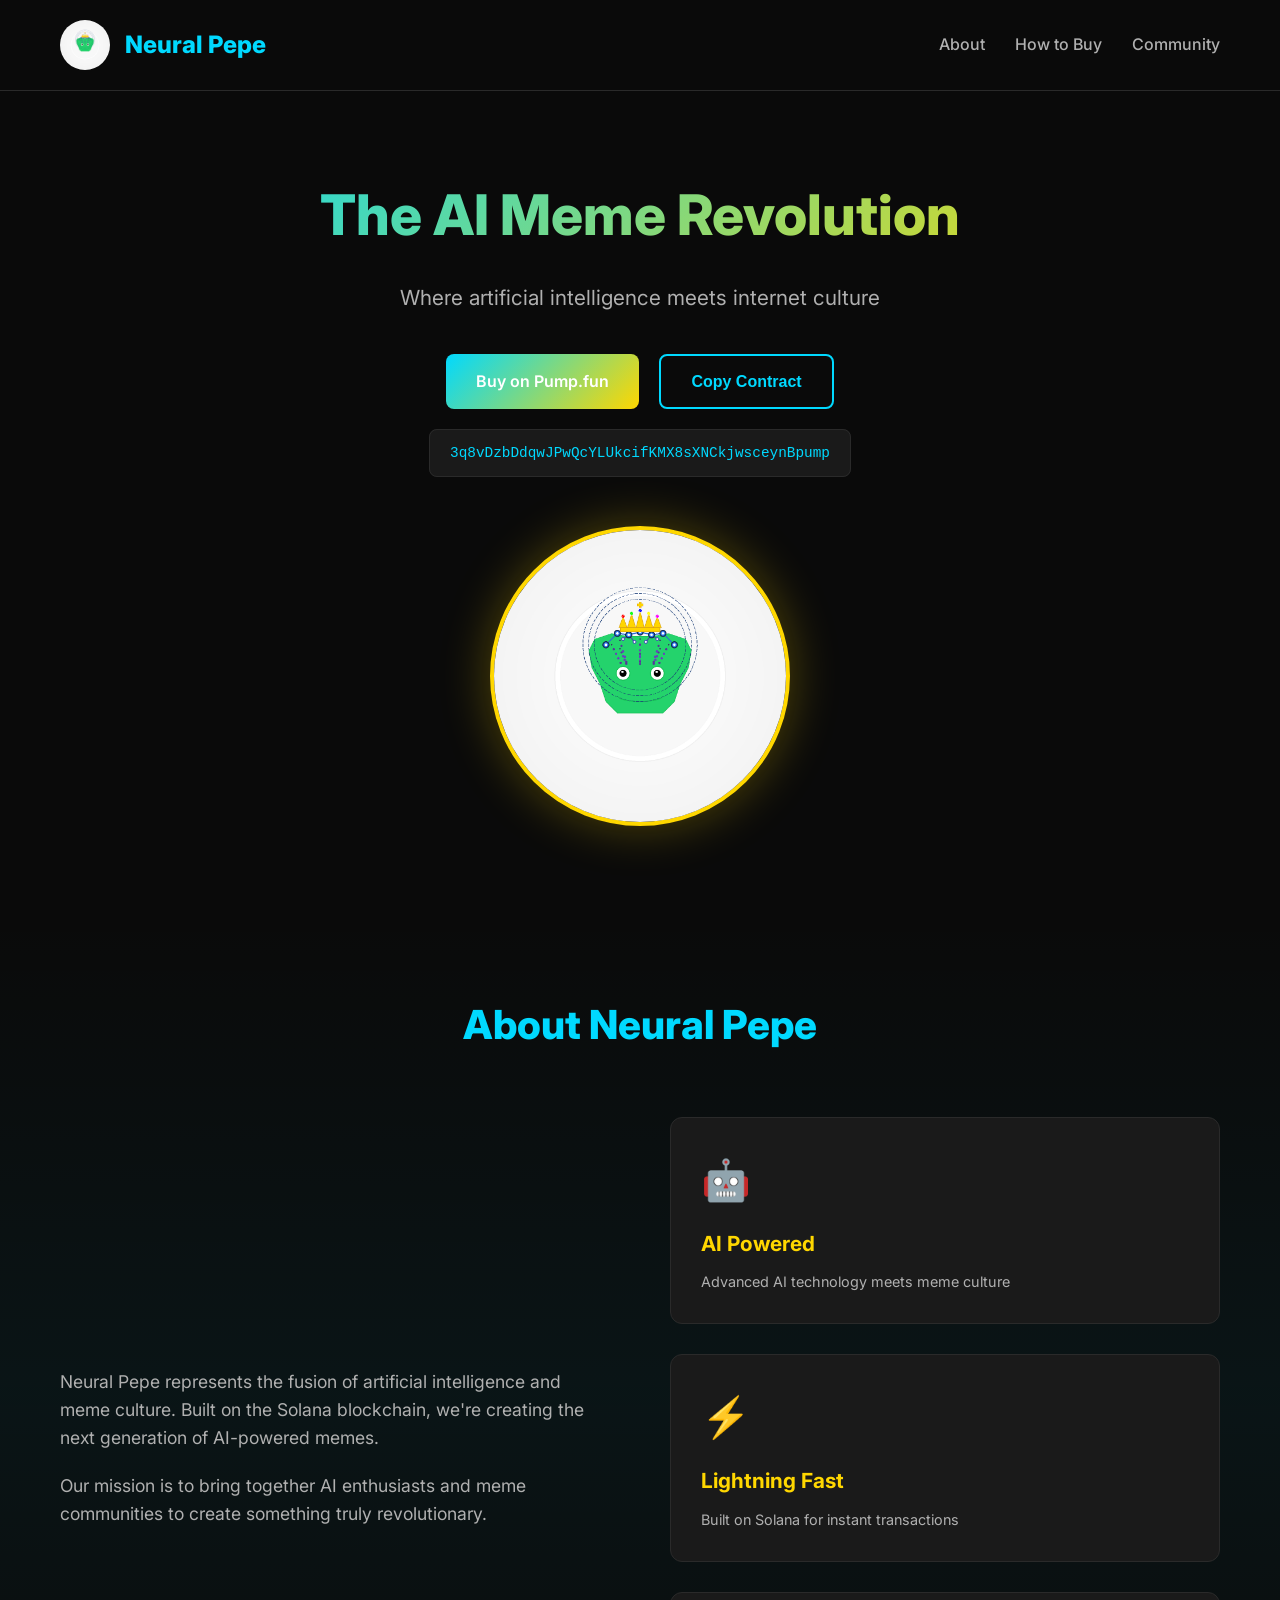
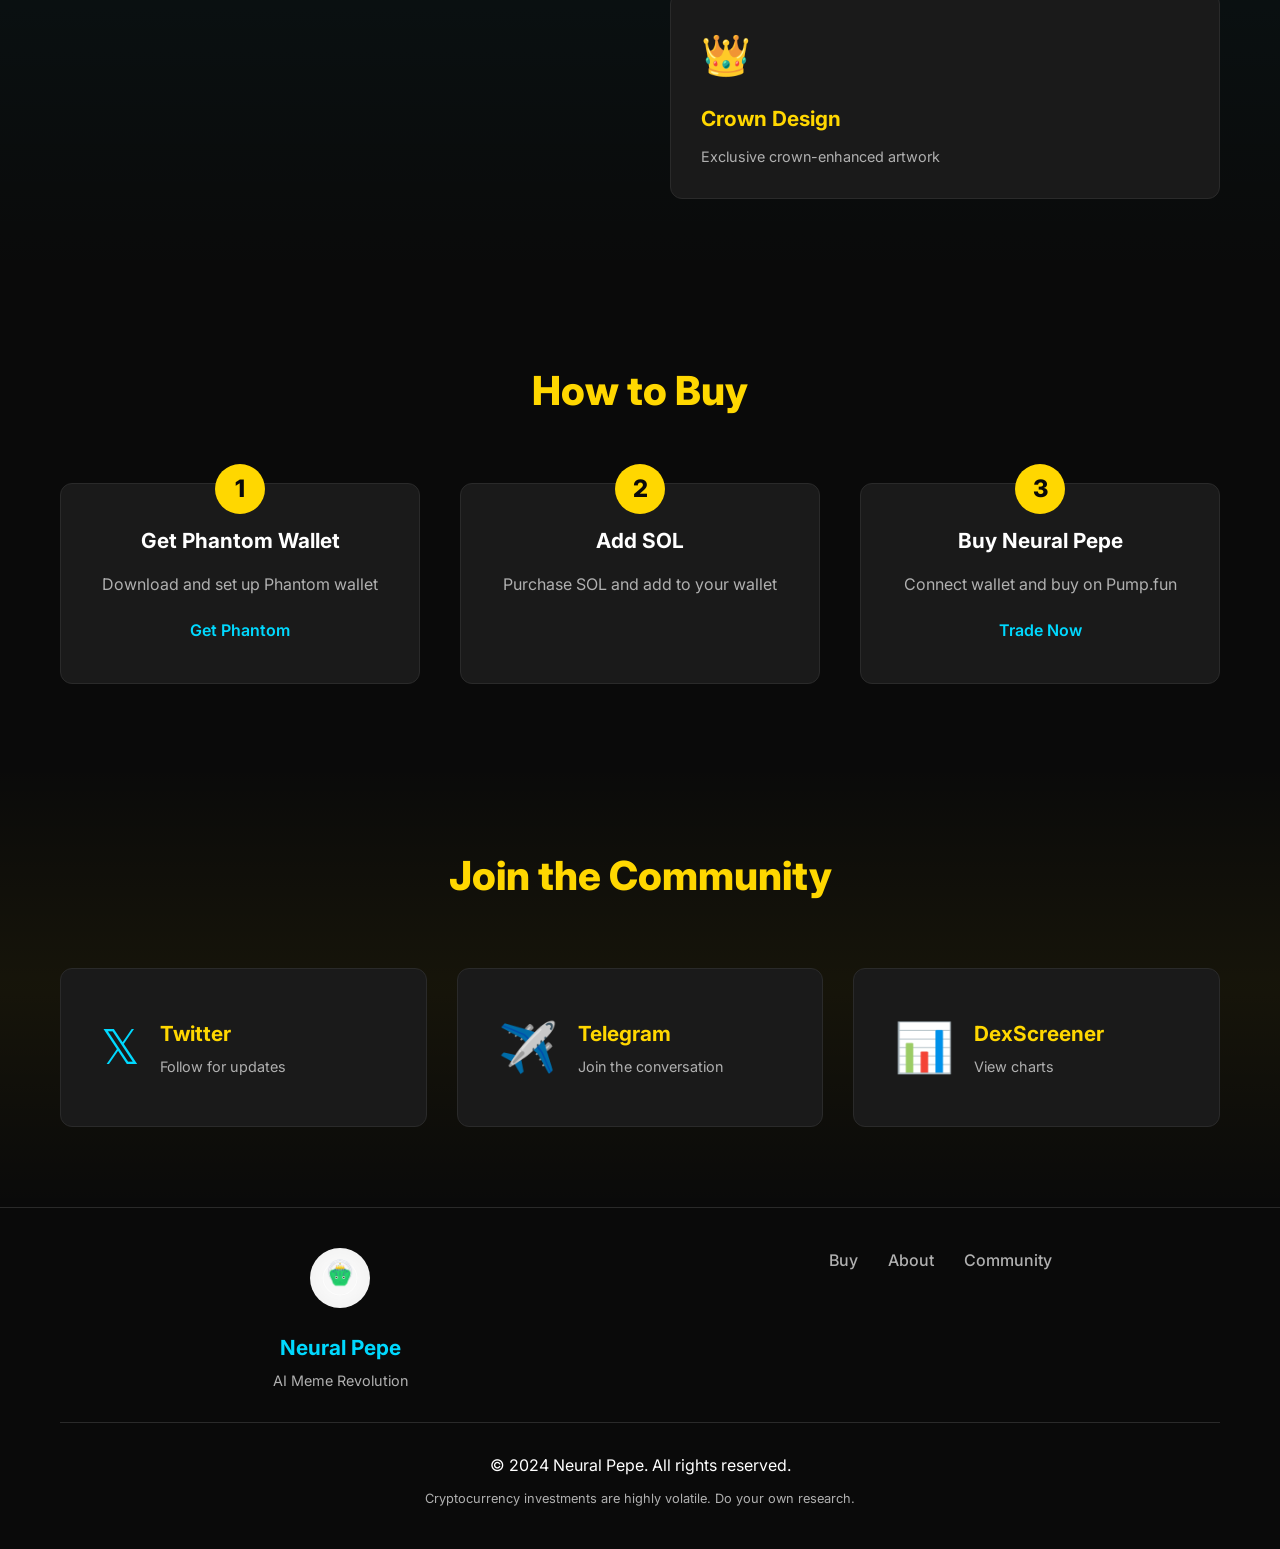
<file: index.html>
<!DOCTYPE html>
<html lang="en">
<head>
    <meta charset="UTF-8">
    <meta name="viewport" content="width=device-width, initial-scale=1.0">
    <title>Neural Pepe | AI Meme Coin</title>
    <meta name="description" content="Neural Pepe - The AI-powered meme coin on Solana">
    <link rel="stylesheet" href="styles-simple.css">
    <link href="https://fonts.googleapis.com/css2?family=Inter:wght@400;600;800&display=swap" rel="stylesheet">
</head>
<body>
    <!-- Header -->
    <header class="header">
        <div class="container">
            <div class="logo">
                <img src="modern_ai_pepe.png" alt="Neural Pepe">
                <h1>Neural Pepe</h1>
            </div>
            <nav class="nav">
                <a href="#about">About</a>
                <a href="#how">How to Buy</a>
                <a href="#community">Community</a>
            </nav>
        </div>
    </header>

    <!-- Hero Section -->
    <section class="hero">
        <div class="container">
            <div class="hero-content">
                <h2>The AI Meme Revolution</h2>
                <p>Where artificial intelligence meets internet culture</p>
                <div class="hero-buttons">
                    <a href="https://pump.fun/bonding/3q8vDzbDdqwJPwQcYLUkcifKMX8sXNCkjwsceynBpump" target="_blank" class="btn-primary">Buy on Pump.fun</a>
                    <button class="btn-secondary" id="copyBtn">Copy Contract</button>
                </div>
                <div class="contract">
                    <code id="contractAddress">3q8vDzbDdqwJPwQcYLUkcifKMX8sXNCkjwsceynBpump</code>
                </div>
            </div>
            <div class="hero-image">
                <img src="modern_ai_pepe_1024.png" alt="Neural Pepe">
            </div>
        </div>
    </section>

    <!-- About Section -->
    <section id="about" class="about">
        <div class="container">
            <h2>About Neural Pepe</h2>
            <div class="about-content">
                <div class="about-text">
                    <p>Neural Pepe represents the fusion of artificial intelligence and meme culture. Built on the Solana blockchain, we're creating the next generation of AI-powered memes.</p>
                    <p>Our mission is to bring together AI enthusiasts and meme communities to create something truly revolutionary.</p>
                </div>
                <div class="about-features">
                    <div class="feature">
                        <span class="feature-icon">🤖</span>
                        <h3>AI Powered</h3>
                        <p>Advanced AI technology meets meme culture</p>
                    </div>
                    <div class="feature">
                        <span class="feature-icon">⚡</span>
                        <h3>Lightning Fast</h3>
                        <p>Built on Solana for instant transactions</p>
                    </div>
                    <div class="feature">
                        <span class="feature-icon">👑</span>
                        <h3>Crown Design</h3>
                        <p>Exclusive crown-enhanced artwork</p>
                    </div>
                </div>
            </div>
        </div>
    </section>

    <!-- How to Buy Section -->
    <section id="how" class="how-to-buy">
        <div class="container">
            <h2>How to Buy</h2>
            <div class="steps">
                <div class="step">
                    <div class="step-number">1</div>
                    <div class="step-content">
                        <h3>Get Phantom Wallet</h3>
                        <p>Download and set up Phantom wallet</p>
                        <a href="https://phantom.app/" target="_blank">Get Phantom</a>
                    </div>
                </div>
                <div class="step">
                    <div class="step-number">2</div>
                    <div class="step-content">
                        <h3>Add SOL</h3>
                        <p>Purchase SOL and add to your wallet</p>
                    </div>
                </div>
                <div class="step">
                    <div class="step-number">3</div>
                    <div class="step-content">
                        <h3>Buy Neural Pepe</h3>
                        <p>Connect wallet and buy on Pump.fun</p>
                        <a href="https://pump.fun/bonding/3q8vDzbDdqwJPwQcYLUkcifKMX8sXNCkjwsceynBpump" target="_blank">Trade Now</a>
                    </div>
                </div>
            </div>
        </div>
    </section>

    <!-- Community Section -->
    <section id="community" class="community">
        <div class="container">
            <h2>Join the Community</h2>
            <div class="community-links">
                <a href="#" class="community-link">
                    <span class="community-icon">𝕏</span>
                    <div class="community-info">
                        <h3>Twitter</h3>
                        <p>Follow for updates</p>
                    </div>
                </a>
                <a href="https://t.me/NeuralPepeAILatest" target="_blank" class="community-link">
                    <span class="community-icon">✈️</span>
                    <div class="community-info">
                        <h3>Telegram</h3>
                        <p>Join the conversation</p>
                    </div>
                </a>
                <a href="https://dexscreener.com/solana/3q8vDzbDdqwJPwQcYLUkcifKMX8sXNCkjwsceynBpump" target="_blank" class="community-link">
                    <span class="community-icon">📊</span>
                    <div class="community-info">
                        <h3>DexScreener</h3>
                        <p>View charts</p>
                    </div>
                </a>
            </div>
        </div>
    </section>

    <!-- Footer -->
    <footer class="footer">
        <div class="container">
            <div class="footer-content">
                <div class="footer-logo">
                    <img src="modern_ai_pepe.png" alt="Neural Pepe">
                    <h3>Neural Pepe</h3>
                    <p>AI Meme Revolution</p>
                </div>
                <div class="footer-links">
                    <a href="https://pump.fun/bonding/3q8vDzbDdqwJPwQcYLUkcifKMX8sXNCkjwsceynBpump" target="_blank">Buy</a>
                    <a href="#about">About</a>
                    <a href="#community">Community</a>
                </div>
            </div>
            <div class="footer-bottom">
                <p>&copy; 2024 Neural Pepe. All rights reserved.</p>
                <p class="disclaimer">Cryptocurrency investments are highly volatile. Do your own research.</p>
            </div>
        </div>
    </footer>

    <script src="script-simple.js"></script>
</body>
</html>
</file>
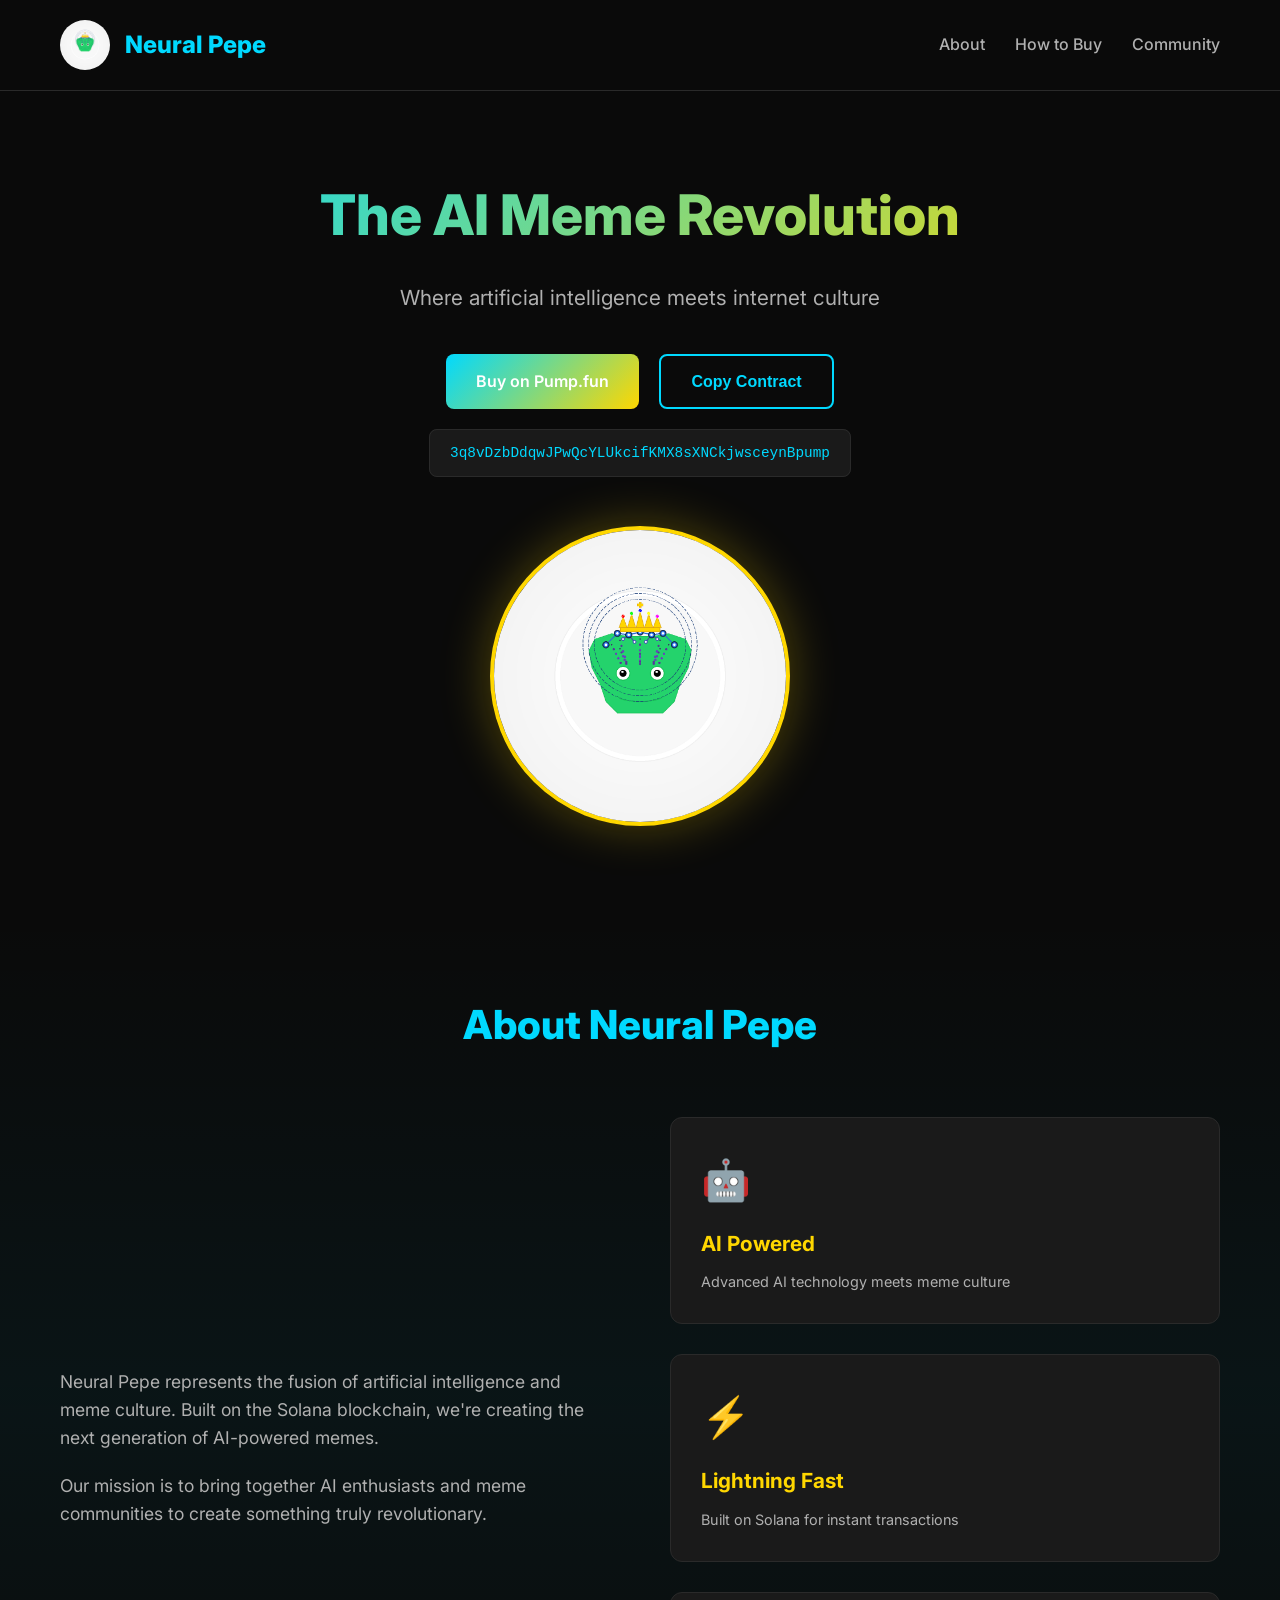
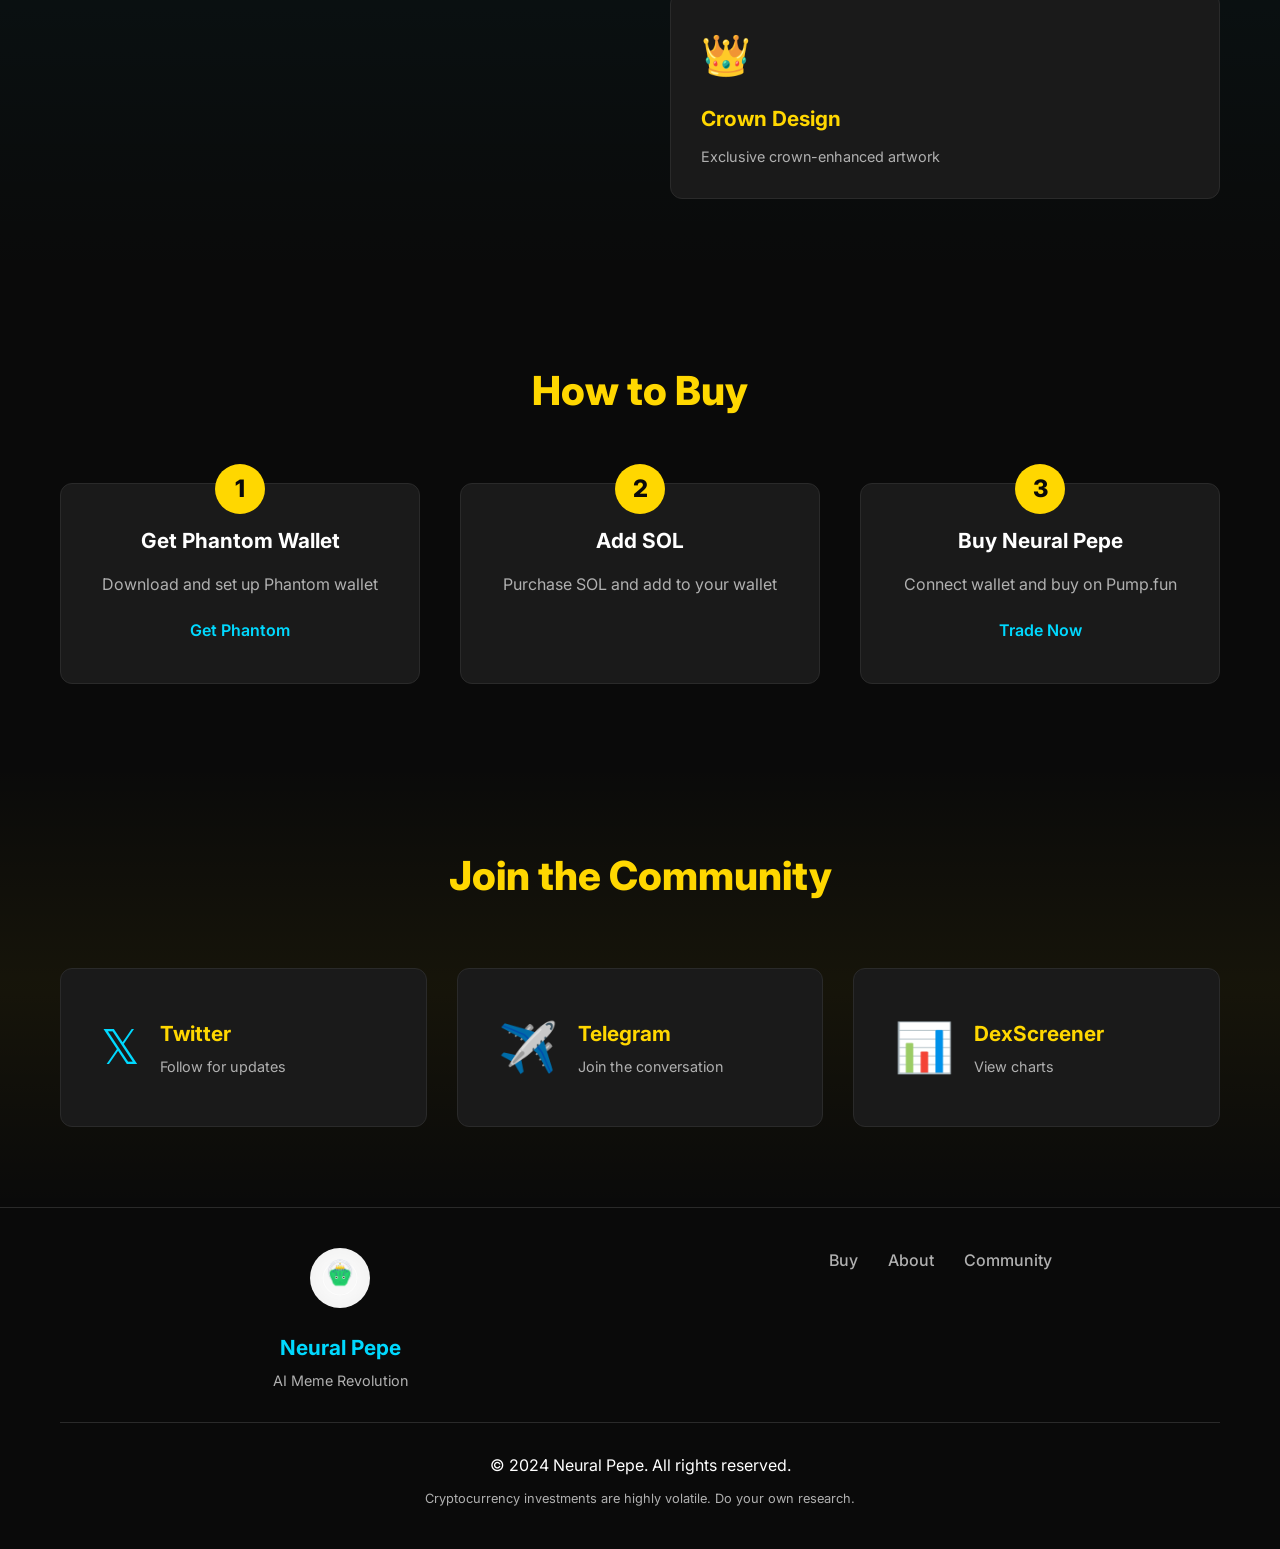
<file: index-simple.html>
<!DOCTYPE html>
<html lang="en">
<head>
    <meta charset="UTF-8">
    <meta name="viewport" content="width=device-width, initial-scale=1.0">
    <title>Neural Pepe | AI Meme Coin</title>
    <meta name="description" content="Neural Pepe - The AI-powered meme coin on Solana">
    <link rel="stylesheet" href="styles-simple.css">
    <link href="https://fonts.googleapis.com/css2?family=Inter:wght@400;600;800&display=swap" rel="stylesheet">
</head>
<body>
    <!-- Header -->
    <header class="header">
        <div class="container">
            <div class="logo">
                <img src="modern_ai_pepe.png" alt="Neural Pepe">
                <h1>Neural Pepe</h1>
            </div>
            <nav class="nav">
                <a href="#about">About</a>
                <a href="#how">How to Buy</a>
                <a href="#community">Community</a>
            </nav>
        </div>
    </header>

    <!-- Hero Section -->
    <section class="hero">
        <div class="container">
            <div class="hero-content">
                <h2>The AI Meme Revolution</h2>
                <p>Where artificial intelligence meets internet culture</p>
                <div class="hero-buttons">
                    <a href="https://pump.fun/bonding/3q8vDzbDdqwJPwQcYLUkcifKMX8sXNCkjwsceynBpump" target="_blank" class="btn-primary">Buy on Pump.fun</a>
                    <button class="btn-secondary" id="copyBtn">Copy Contract</button>
                </div>
                <div class="contract">
                    <code id="contractAddress">3q8vDzbDdqwJPwQcYLUkcifKMX8sXNCkjwsceynBpump</code>
                </div>
            </div>
            <div class="hero-image">
                <img src="modern_ai_pepe_1024.png" alt="Neural Pepe">
            </div>
        </div>
    </section>

    <!-- About Section -->
    <section id="about" class="about">
        <div class="container">
            <h2>About Neural Pepe</h2>
            <div class="about-content">
                <div class="about-text">
                    <p>Neural Pepe represents the fusion of artificial intelligence and meme culture. Built on the Solana blockchain, we're creating the next generation of AI-powered memes.</p>
                    <p>Our mission is to bring together AI enthusiasts and meme communities to create something truly revolutionary.</p>
                </div>
                <div class="about-features">
                    <div class="feature">
                        <span class="feature-icon">🤖</span>
                        <h3>AI Powered</h3>
                        <p>Advanced AI technology meets meme culture</p>
                    </div>
                    <div class="feature">
                        <span class="feature-icon">⚡</span>
                        <h3>Lightning Fast</h3>
                        <p>Built on Solana for instant transactions</p>
                    </div>
                    <div class="feature">
                        <span class="feature-icon">👑</span>
                        <h3>Crown Design</h3>
                        <p>Exclusive crown-enhanced artwork</p>
                    </div>
                </div>
            </div>
        </div>
    </section>

    <!-- How to Buy Section -->
    <section id="how" class="how-to-buy">
        <div class="container">
            <h2>How to Buy</h2>
            <div class="steps">
                <div class="step">
                    <div class="step-number">1</div>
                    <div class="step-content">
                        <h3>Get Phantom Wallet</h3>
                        <p>Download and set up Phantom wallet</p>
                        <a href="https://phantom.app/" target="_blank">Get Phantom</a>
                    </div>
                </div>
                <div class="step">
                    <div class="step-number">2</div>
                    <div class="step-content">
                        <h3>Add SOL</h3>
                        <p>Purchase SOL and add to your wallet</p>
                    </div>
                </div>
                <div class="step">
                    <div class="step-number">3</div>
                    <div class="step-content">
                        <h3>Buy Neural Pepe</h3>
                        <p>Connect wallet and buy on Pump.fun</p>
                        <a href="https://pump.fun/bonding/3q8vDzbDdqwJPwQcYLUkcifKMX8sXNCkjwsceynBpump" target="_blank">Trade Now</a>
                    </div>
                </div>
            </div>
        </div>
    </section>

    <!-- Community Section -->
    <section id="community" class="community">
        <div class="container">
            <h2>Join the Community</h2>
            <div class="community-links">
                <a href="#" class="community-link">
                    <span class="community-icon">𝕏</span>
                    <div class="community-info">
                        <h3>Twitter</h3>
                        <p>Follow for updates</p>
                    </div>
                </a>
                <a href="#" class="community-link">
                    <span class="community-icon">✈️</span>
                    <div class="community-info">
                        <h3>Telegram</h3>
                        <p>Join the conversation</p>
                    </div>
                </a>
                <a href="https://dexscreener.com/solana/3q8vDzbDdqwJPwQcYLUkcifKMX8sXNCkjwsceynBpump" target="_blank" class="community-link">
                    <span class="community-icon">📊</span>
                    <div class="community-info">
                        <h3>DexScreener</h3>
                        <p>View charts</p>
                    </div>
                </a>
            </div>
        </div>
    </section>

    <!-- Footer -->
    <footer class="footer">
        <div class="container">
            <div class="footer-content">
                <div class="footer-logo">
                    <img src="modern_ai_pepe.png" alt="Neural Pepe">
                    <h3>Neural Pepe</h3>
                    <p>AI Meme Revolution</p>
                </div>
                <div class="footer-links">
                    <a href="https://pump.fun/bonding/3q8vDzbDdqwJPwQcYLUkcifKMX8sXNCkjwsceynBpump" target="_blank">Buy</a>
                    <a href="#about">About</a>
                    <a href="#community">Community</a>
                </div>
            </div>
            <div class="footer-bottom">
                <p>&copy; 2024 Neural Pepe. All rights reserved.</p>
                <p class="disclaimer">Cryptocurrency investments are highly volatile. Do your own research.</p>
            </div>
        </div>
    </footer>

    <script src="script-simple.js"></script>
</body>
</html>
</file>
<file: styles-simple.css>
/* Simple Neural Pepe Styles - Inspired by Pepe/Shiba sites */

* {
    margin: 0;
    padding: 0;
    box-sizing: border-box;
}

:root {
    --primary-color: #00D9FF;
    --secondary-color: #FFD700;
    --dark-bg: #0a0a0a;
    --card-bg: #1a1a1a;
    --text-primary: #ffffff;
    --text-secondary: #b0b0b0;
}

body {
    font-family: 'Inter', sans-serif;
    background: var(--dark-bg);
    color: var(--text-primary);
    line-height: 1.6;
}

.container {
    max-width: 1200px;
    margin: 0 auto;
    padding: 0 20px;
}

/* Header */
.header {
    padding: 20px 0;
    border-bottom: 1px solid #2a2a2a;
}

.header .container {
    display: flex;
    justify-content: space-between;
    align-items: center;
}

.logo {
    display: flex;
    align-items: center;
    gap: 15px;
}

.logo img {
    width: 50px;
    height: 50px;
    border-radius: 50%;
}

.logo h1 {
    font-size: 1.5rem;
    font-weight: 800;
    color: var(--primary-color);
}

.nav {
    display: flex;
    gap: 30px;
}

.nav a {
    color: var(--text-secondary);
    text-decoration: none;
    font-weight: 500;
    transition: color 0.3s ease;
}

.nav a:hover {
    color: var(--primary-color);
}

/* Hero Section */
.hero {
    padding: 80px 0;
    text-align: center;
}

.hero-content {
    margin-bottom: 60px;
}

.hero h2 {
    font-size: 3.5rem;
    font-weight: 800;
    margin-bottom: 20px;
    background: linear-gradient(135deg, var(--primary-color), var(--secondary-color));
    -webkit-background-clip: text;
    -webkit-text-fill-color: transparent;
    background-clip: text;
}

.hero p {
    font-size: 1.3rem;
    color: var(--text-secondary);
    margin-bottom: 40px;
}

.hero-buttons {
    display: flex;
    gap: 20px;
    justify-content: center;
    margin-bottom: 30px;
}

.btn-primary, .btn-secondary {
    padding: 15px 30px;
    border-radius: 8px;
    font-weight: 600;
    text-decoration: none;
    transition: all 0.3s ease;
    border: none;
    cursor: pointer;
    font-size: 1rem;
}

.btn-primary {
    background: linear-gradient(135deg, var(--primary-color), var(--secondary-color));
    color: white;
}

.btn-primary:hover {
    transform: translateY(-2px);
    box-shadow: 0 10px 30px rgba(0, 217, 255, 0.3);
}

.btn-secondary {
    background: transparent;
    color: var(--primary-color);
    border: 2px solid var(--primary-color);
}

.btn-secondary:hover {
    background: var(--primary-color);
    color: white;
}

.contract {
    margin-top: 20px;
}

.contract code {
    background: var(--card-bg);
    padding: 15px 20px;
    border-radius: 8px;
    font-family: 'Courier New', monospace;
    font-size: 0.9rem;
    color: var(--primary-color);
    border: 1px solid #2a2a2a;
}

.hero-image {
    margin-top: 60px;
}

.hero-image img {
    max-width: 300px;
    height: auto;
    border-radius: 50%;
    border: 4px solid var(--secondary-color);
    box-shadow: 0 0 50px rgba(255, 215, 0, 0.3);
}

/* About Section */
.about {
    padding: 80px 0;
    background: linear-gradient(180deg, transparent 0%, rgba(0, 217, 255, 0.05) 50%, transparent 100%);
}

.about h2 {
    text-align: center;
    font-size: 2.5rem;
    font-weight: 800;
    margin-bottom: 60px;
    color: var(--primary-color);
}

.about-content {
    display: grid;
    grid-template-columns: 1fr 1fr;
    gap: 60px;
    align-items: center;
}

.about-text p {
    font-size: 1.1rem;
    color: var(--text-secondary);
    margin-bottom: 20px;
}

.about-features {
    display: grid;
    grid-template-columns: 1fr;
    gap: 30px;
}

.feature {
    background: var(--card-bg);
    padding: 30px;
    border-radius: 12px;
    border: 1px solid #2a2a2a;
    transition: transform 0.3s ease;
}

.feature:hover {
    transform: translateY(-5px);
}

.feature-icon {
    font-size: 2.5rem;
    margin-bottom: 15px;
    display: block;
}

.feature h3 {
    font-size: 1.3rem;
    margin-bottom: 10px;
    color: var(--secondary-color);
}

.feature p {
    color: var(--text-secondary);
    font-size: 0.9rem;
}

/* How to Buy Section */
.how-to-buy {
    padding: 80px 0;
}

.how-to-buy h2 {
    text-align: center;
    font-size: 2.5rem;
    font-weight: 800;
    margin-bottom: 60px;
    color: var(--secondary-color);
}

.steps {
    display: grid;
    grid-template-columns: repeat(auto-fit, minmax(300px, 1fr));
    gap: 40px;
}

.step {
    background: var(--card-bg);
    padding: 40px;
    border-radius: 12px;
    border: 1px solid #2a2a2a;
    text-align: center;
    position: relative;
}

.step-number {
    position: absolute;
    top: -20px;
    left: 50%;
    transform: translateX(-50%);
    background: var(--secondary-color);
    color: var(--dark-bg);
    width: 50px;
    height: 50px;
    border-radius: 50%;
    display: flex;
    align-items: center;
    justify-content: center;
    font-weight: 800;
    font-size: 1.5rem;
}

.step h3 {
    font-size: 1.3rem;
    margin-bottom: 15px;
    color: var(--text-primary);
}

.step p {
    color: var(--text-secondary);
    margin-bottom: 20px;
}

.step a {
    color: var(--primary-color);
    text-decoration: none;
    font-weight: 600;
    transition: color 0.3s ease;
}

.step a:hover {
    color: var(--secondary-color);
}

/* Community Section */
.community {
    padding: 80px 0;
    background: linear-gradient(180deg, transparent 0%, rgba(255, 215, 0, 0.05) 50%, transparent 100%);
}

.community h2 {
    text-align: center;
    font-size: 2.5rem;
    font-weight: 800;
    margin-bottom: 60px;
    color: var(--secondary-color);
}

.community-links {
    display: grid;
    grid-template-columns: repeat(auto-fit, minmax(300px, 1fr));
    gap: 30px;
}

.community-link {
    background: var(--card-bg);
    padding: 40px;
    border-radius: 12px;
    border: 1px solid #2a2a2a;
    text-decoration: none;
    color: var(--text-primary);
    transition: all 0.3s ease;
    display: flex;
    align-items: center;
    gap: 20px;
}

.community-link:hover {
    transform: translateY(-5px);
    border-color: var(--primary-color);
}

.community-icon {
    font-size: 3rem;
    color: var(--primary-color);
}

.community-info h3 {
    font-size: 1.3rem;
    margin-bottom: 5px;
    color: var(--secondary-color);
}

.community-info p {
    color: var(--text-secondary);
    font-size: 0.9rem;
}

/* Footer */
.footer {
    padding: 40px 0;
    border-top: 1px solid #2a2a2a;
}

.footer-content {
    display: grid;
    grid-template-columns: 1fr 1fr;
    gap: 40px;
    margin-bottom: 30px;
}

.footer-logo {
    text-align: center;
}

.footer-logo img {
    width: 60px;
    height: 60px;
    border-radius: 50%;
    margin-bottom: 15px;
}

.footer-logo h3 {
    font-size: 1.3rem;
    margin-bottom: 5px;
    color: var(--primary-color);
}

.footer-logo p {
    color: var(--text-secondary);
    font-size: 0.9rem;
}

.footer-links {
    display: flex;
    justify-content: center;
    gap: 30px;
}

.footer-links a {
    color: var(--text-secondary);
    text-decoration: none;
    font-weight: 500;
    transition: color 0.3s ease;
}

.footer-links a:hover {
    color: var(--primary-color);
}

.footer-bottom {
    text-align: center;
    padding-top: 30px;
    border-top: 1px solid #2a2a2a;
}

.disclaimer {
    color: var(--text-secondary);
    font-size: 0.8rem;
    margin-top: 10px;
}

/* Responsive Design */
@media (max-width: 768px) {
    .header .container {
        flex-direction: column;
        gap: 20px;
    }
    
    .nav {
        gap: 20px;
    }
    
    .hero h2 {
        font-size: 2.5rem;
    }
    
    .hero-buttons {
        flex-direction: column;
        align-items: center;
    }
    
    .about-content {
        grid-template-columns: 1fr;
        gap: 40px;
    }
    
    .steps {
        grid-template-columns: 1fr;
    }
    
    .community-links {
        grid-template-columns: 1fr;
    }
    
    .footer-content {
        grid-template-columns: 1fr;
        gap: 30px;
    }
    
    .footer-links {
        flex-direction: column;
        gap: 15px;
    }
}

@media (max-width: 480px) {
    .hero h2 {
        font-size: 2rem;
    }
    
    .hero p {
        font-size: 1.1rem;
    }
    
    .about h2,
    .how-to-buy h2,
    .community h2 {
        font-size: 2rem;
    }
}
</file>
